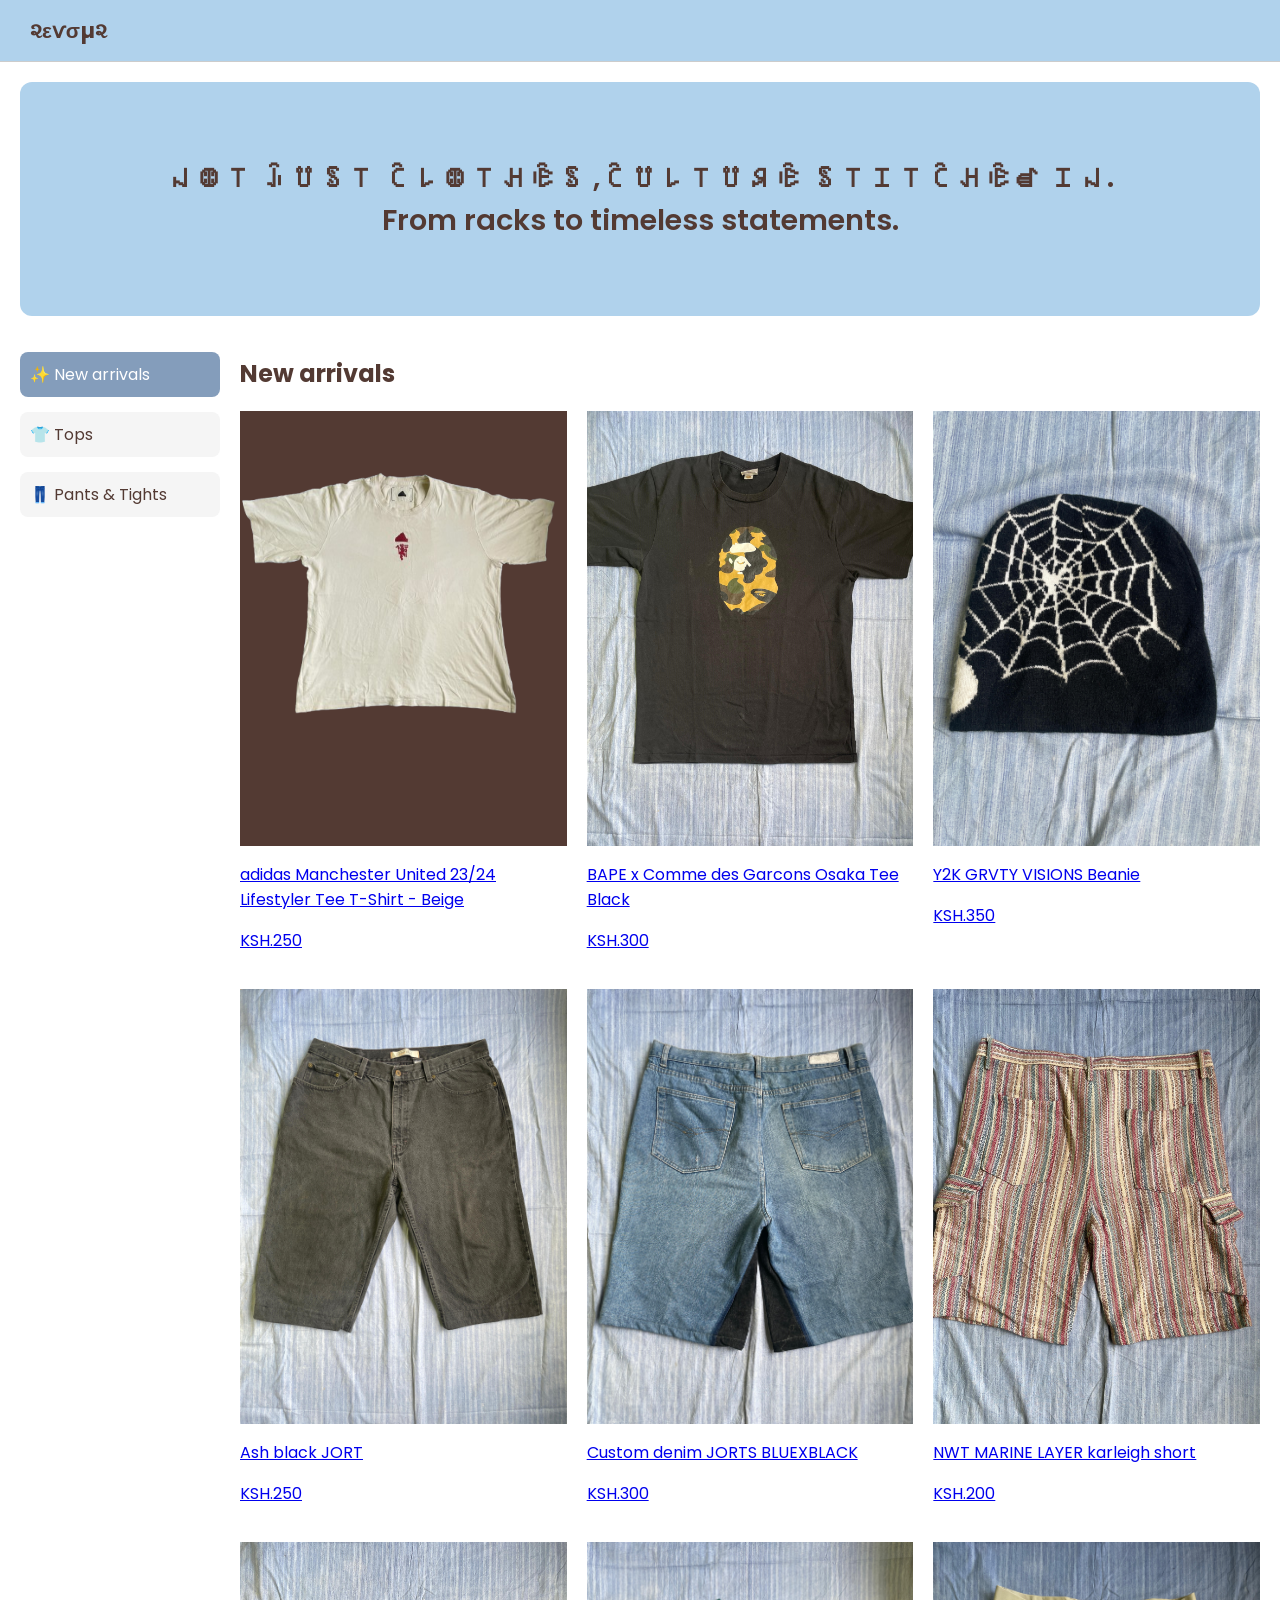
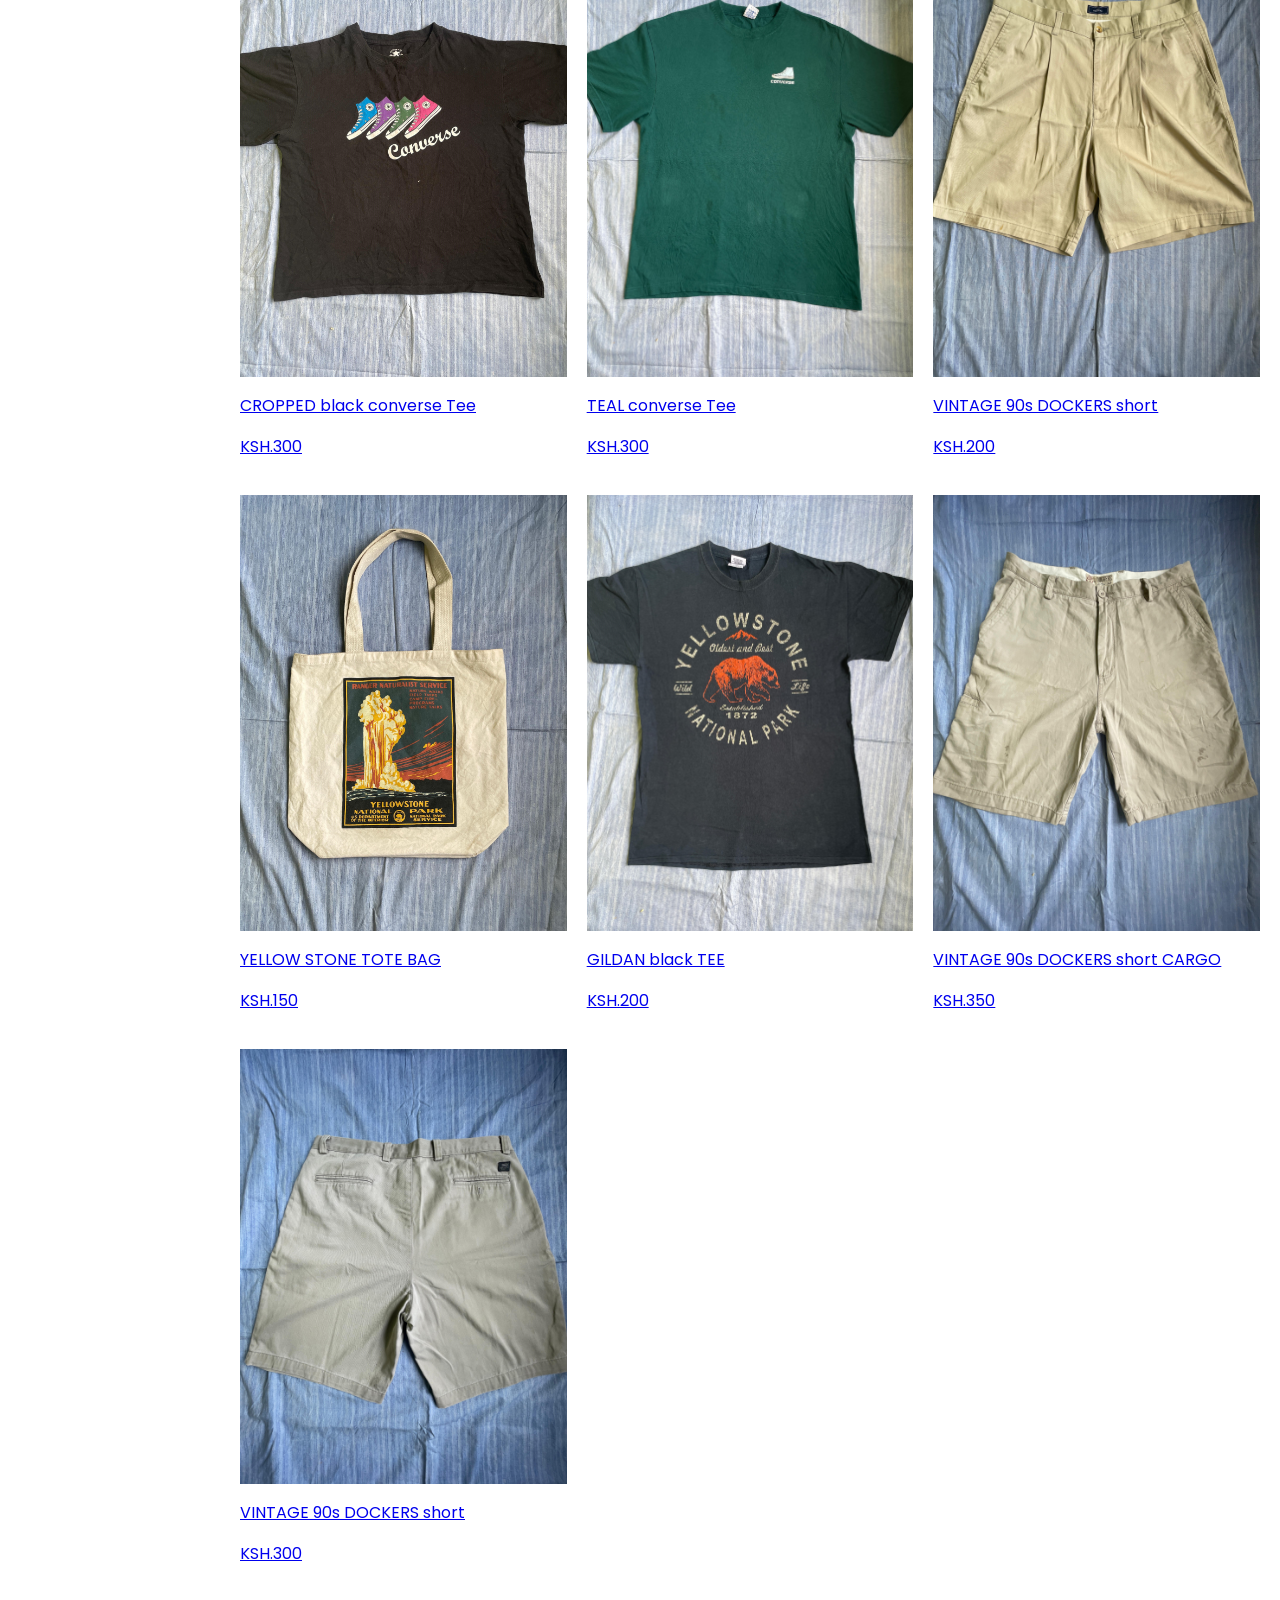
<file: index.html>
<!DOCTYPE html>
<html lang="en">
<head>
  <meta charset="UTF-8">
  <meta name="viewport" content="width=device-width, initial-scale=1.0">
  <title>Clothing Store</title>
  <link rel="stylesheet" href="styles.css">
  <link rel="preconnect" href="https://fonts.googleapis.com">
  <link href="https://fonts.googleapis.com/css2?family=Poppins:wght@400;600&display=swap" rel="stylesheet">
</head>
<body>
  <!-- NAVBAR -->
  <header class="navbar">
    <div class="logo">૨εѵσµ૨</div>
    
    </div>
  </header>

  <!-- HERO BANNER -->
  <section class="hero">
    <div class="hero-content">
      <h1>ꈤꂦ꓄ ꀭꀎꌗ꓄ ꉓ꒒ꂦ꓄ꃅꍟꌗ ,ꉓꀎ꒒꓄ꀎꋪꍟ ꌗ꓄ꀤ꓄ꉓꃅꍟꀸ ꀤꈤ.<br>From racks to timeless statements.</h1>
    </div>
  </section>

  <main class="container">
    <!-- SIDEBAR -->
    <aside class="sidebar">
      <ul>
        <li class="active" onclick="filterProducts('all')"><span>✨</span> New arrivals</li>
        <li onclick="filterProducts('tops')"><span>👕</span> Tops</li>
        <li onclick="filterProducts('pants')"><span>👖</span> Pants & Tights</li>
      </ul>
    </aside>

    <!-- PRODUCTS SECTION -->
    <section class="products">
      <div class="products-header">
        <h2>New arrivals</h2>
    
      </div>

      <!-- PRODUCT GRID -->
      <div class="product-grid">
        <a href="product.html?name=adidas%20Manchester%20United%2023/24%20Lifestyler%20Tee%20T-Shirt%20-%20Beige&img=product1/product_1-removebg-preview.png&img2=product1/back.png" class="product-card tops">
          <img src="product1/product_1-removebg-preview.png" alt="adidas tee">
        
          <p>adidas Manchester United 23/24 Lifestyler Tee T-Shirt - Beige</p>
          <p>KSH.250</p>
        </a>

        <a href="product.html?name=BAPE%20x%20Comme%20des%20Garcons%20Osaka%20Tee%20Black&img=bape/bape.jpg&img2=bape/bape2.jpg" class="product-card tops">
          <img src="bape/bape.jpg" alt="bape tee">
        
          <p>BAPE x Comme des Garcons Osaka Tee Black</p>
          <p>KSH.300</p>
        </a>

        <a href="product.html?name=Y2K%20GRVTY%20VISIONS%20Beanie&img=benie/benie.jpg&img2=benie/benie1.0.jpg" class="product-card tops">
          <img src="benie/benie.jpg" alt="beanie">
          
          <p>Y2K GRVTY VISIONS Beanie</p>
          <p>KSH.350</p>
        </a>

        <a href="product.html?name=Ash%20black%20JORTS&img=black/black.jpg&img2=black/black2.0.jpg" class="product-card pants">
          <img src="black/black.jpg" alt="black jorts">
          
          <p>Ash black JORT</p>
          <p>KSH.250</p>
        </a>

        <a href="product.html?name=Custom%20denim%20JORTS%20BLUEXBLACK&img=blue/blue.jpg&img2=blue/blue2.0.jpg" class="product-card pants">
          <img src="blue/blue.jpg" alt="denim jorts">
          
          <p>Custom denim JORTS BLUEXBLACK</p>
          <p>KSH.300</p>
        </a>

        <a href="product.html?name=NWT%20MARINE%20LAYER%20karleigh%20short&img=color/color.jpg&img2=color/color2.0.jpg" class="product-card pants">
          <img src="color/color.jpg" alt="karleigh short">
          
          <p>NWT MARINE LAYER karleigh short</p>
          <p>KSH.200</p>
        </a>

       <!-- TOT2 ARIANA -->




        <a href="product.html?name=CROPPED%20black%20converse%20Tee&img=conv/con1.0.jpg" class="product-card tops">
          <img src="conv/con1.0.jpg" alt="converse cropped">
          
          <p>CROPPED black converse Tee</p>
           <p>KSH.300</p>
        </a>

        <a href="product.html?name=TEAL%20converse%20Tee&img=convef/conve2.0.jpg&img2=convef/conve.jpg" class="product-card tops">
          <img src="convef/conve2.0.jpg" alt="teal converse">
          
          <p>TEAL converse Tee</p>
           <p>KSH.300</p>
        </a>

        <a href="product.html?name=VINTAGE%2090s%20DOCKERS%20short&img=short/short1.0.jpg&img2=short/short.jpg" class="product-card pants">
          <img src="short/short1.0.jpg" alt="dockers short">
          
          <p>VINTAGE 90s DOCKERS short</p>
          <p>KSH.200</p>
        </a>

        <a href="product.html?name=YELLOW%20STONE%20TOTE%20BAG&img=tot/tot.jpg&img2=tot/tot2.0.jpg" class="product-card tops">
          <img src="tot/tot.jpg" alt="tote bag">
          
          <p>YELLOW STONE TOTE BAG</p>
          <p>KSH.150</p>
        </a>

        <a href="product.html?name=GILDAN%20black%20TEE&img=yellow/yellow2.0.jpg&img2=yellow/yellow.jpg" class="product-card tops">
          <img src="yellow/yellow2.0.jpg" alt="gildan tee">
          
          <p>GILDAN black TEE</p>
          <p>KSH.200</p>
        </a>

        <a href="product.html?name=VINTAGE%2090s%20DOCKERS%20short%20CARGO&img=shorte/short2.jpg&img2=shorte/short2.0.jpg" class="product-card pants">
          <img src="shorte/short2.jpg" alt="dockers short cargo">
          
          <p>VINTAGE 90s DOCKERS short CARGO</p>
          <p>KSH.350</p>
        </a>

        <a href="product.html?name=VINTAGE%2090s%20DOCKERS%20short&img=shortes/short3.jpg&img2=shortes/short3.jpg" class="product-card pants">
          <img src="shortes/short3.jpg" alt="dockers short">
        
          <p>VINTAGE 90s DOCKERS short</p>
          <p>KSH.300</p>
        </a>
      </div>
    </section>
  </main>

  <!-- FILTER SCRIPT -->
  <script>
    function filterProducts(category) {
      let products = document.querySelectorAll('.product-card');
      products.forEach(product => {
        if (category === 'all' || product.classList.contains(category)) {
          product.style.display = "block";
        } else {
          product.style.display = "none";
        }
      });

      // Sidebar active state
      document.querySelectorAll('.sidebar li').forEach(li => li.classList.remove('active'));
      event.target.closest('li').classList.add('active');
    }
  </script>
</body>
</html>
</file>
<file: styles.css>
/* GLOBAL */
body {
  margin: 0;
  font-family: 'Poppins', sans-serif;
  background: #fff;
  color: #533A33; /* Royal Brown for text */
}

/* NAVBAR */
.navbar {
  display: flex;
  align-items: center;
  justify-content: space-between;
  padding: 15px 30px;
  background: #B0D2EC; /* Pale Cornflower Blue */
  border-bottom: 1px solid #ccc;
}

.logo {
  font-weight: 700;
  font-size: 1.3rem;
  color: #533A33; /* Royal Brown */
}

.gender-toggle button {
  margin: 0 5px;
  padding: 6px 12px;
  border-radius: 20px;
  border: none;
  background: #E0EBF7; /* lightened blue */
  cursor: pointer;
  color: #533A33;
}

.gender-toggle .active {
  background: #648EC0; /* Silver Lake Blue */
  color: #fff;
}

.search-bar input {
  padding: 8px 15px;
  width: 300px;
  border: 1px solid #849DBB; /* Pewter Blue */
  border-radius: 20px;
}

/* HERO */
.hero {
  background: #B0D2EC; /* Pale Cornflower Blue */
  padding: 50px;
  text-align: center;
  border-radius: 12px;
  margin: 20px;
  color: #533A33; /* Royal Brown */
}

.hero h1 {
  font-size: 1.8rem;
  font-weight: 600;
}

.shop-btn {
  margin-top: 10px;
  padding: 10px 20px;
  border: none;
  background: #648EC0; /* Silver Lake Blue */
  color: #fff;
  border-radius: 25px;
  cursor: pointer;
}

/* LAYOUT */
.container {
  display: flex;
  margin: 20px;
}

/* SIDEBAR */
.sidebar {
  width: 200px;
  padding-right: 20px;
}

.sidebar ul {
  list-style: none;
  padding: 0;
}

.sidebar li {
  margin: 15px 0;
  padding: 10px;
  border-radius: 8px;
  cursor: pointer;
  background: #f5f5f5;
  color: #533A33;
}

.sidebar .active {
  background: #849DBB; /* Pewter Blue */
  color: #fff;
}

/* PRODUCTS */
.products {
  flex: 1;
}

.products-header {
  display: flex;
  justify-content: space-between;
  align-items: center;
  color: #533A33;
}

/* FILTERS */
.filters {
  margin: 20px 0;
}

.filters button {
  margin-right: 10px;
  padding: 6px 12px;
  border: 1px solid #B5ACA3; /* Silver Chalice */
  background: #fff;
  border-radius: 20px;
  cursor: pointer;
  color: #533A33;
}

.filters button:hover {
  background: #B0D2EC; /* Pale Cornflower Blue */
}

/* PRODUCT GRID */
.product-grid {
  display: grid;
  grid-template-columns: repeat(3, 1fr); /* 3 per row desktop */
  gap: 20px;
}

/* PRODUCT CARD */
.product-card img {
  width: 100%;
<<<<<<< HEAD
  height: 100%;              /* fill parent */
  aspect-ratio: 433 / 577;   /* consistent box */
  object-fit: cover;         /* crops edges, no stretching */
=======
  height: 100%;
  aspect-ratio: 433 / 577;
  object-fit: cover;
>>>>>>> 3505afe81d855c76e538a133d2f434b4e9197871
  border-radius: 8px;
  display: block;
}


<<<<<<< HEAD

=======
>>>>>>> 3505afe81d855c76e538a133d2f434b4e9197871
.product-card img {
  width: 100%;
  height: auto;
  aspect-ratio: 433 / 577; /* keeps image ratio */
  border-radius: 8px;
  display: block;
}

/* Heart icon */
.product-card .heart {
  position: absolute;
  top: 10px;
  right: 15px;
  cursor: pointer;
  color: #648EC0; /* Silver Lake Blue */
  font-size: 1.2rem;
  z-index: 2;
}

/* Overlay */
.product-card .overlay {
  position: absolute;
  top: 0;
  left: 0;
  width: 100%;
  height: 100%;
  background: rgba(83, 58, 51, 0.7); /* Royal Brown fade */
  color: #fff;
  display: flex;
  align-items: center;
  justify-content: center;
  font-weight: 600;
  font-size: 1.2rem;
  opacity: 0;
  transition: opacity 0.3s ease;
  border-radius: 10px;
}
@media (max-width: 768px) {
  .container {
    flex-direction: column; /* stack sidebar above products */
  }

  .sidebar {
    width: 100%;
    padding-right: 0;
    margin-bottom: 20px;
  }

  /* make the UL scroll horizontally */
  .sidebar ul {
    display: flex;
    gap: 10px;
    overflow-x: auto;       /* horizontal scroll */
    white-space: nowrap;
    padding: 10px 0;
    margin: 0;
  }

  .sidebar li {
    flex: 0 0 auto;          /* keep items from shrinking */
    display: inline-block;
    background: #f5f5f5;
    padding: 8px 16px;
    border-radius: 20px;
    margin: 0;               /* remove vertical gaps */
  }

  .sidebar li.active {
    background: #849DBB;     /* your active color */
    color: #fff;
  }

  /* optional: hide scrollbar on webkit browsers */
  .sidebar ul::-webkit-scrollbar {
    display: none;
  }
}


.product-card:hover .overlay {
  opacity: 1;
}

.product-card:hover {
  transform: translateY(-6px);
}

/* RESPONSIVE GRID */
/* RESPONSIVE GRID */
@media (max-width: 1024px) {
  .product-grid {
    grid-template-columns: repeat(2, 1fr); /* tablet */
  }
}

@media (max-width: 600px) {
  .product-grid {
    grid-template-columns: repeat(2, 1fr); /* phone shows 2 per row */
  }
}

@media (max-width: 360px) {
  .product-grid {
    grid-template-columns: 1fr; /* fallback for tiny phones */
  }
}
</file>
